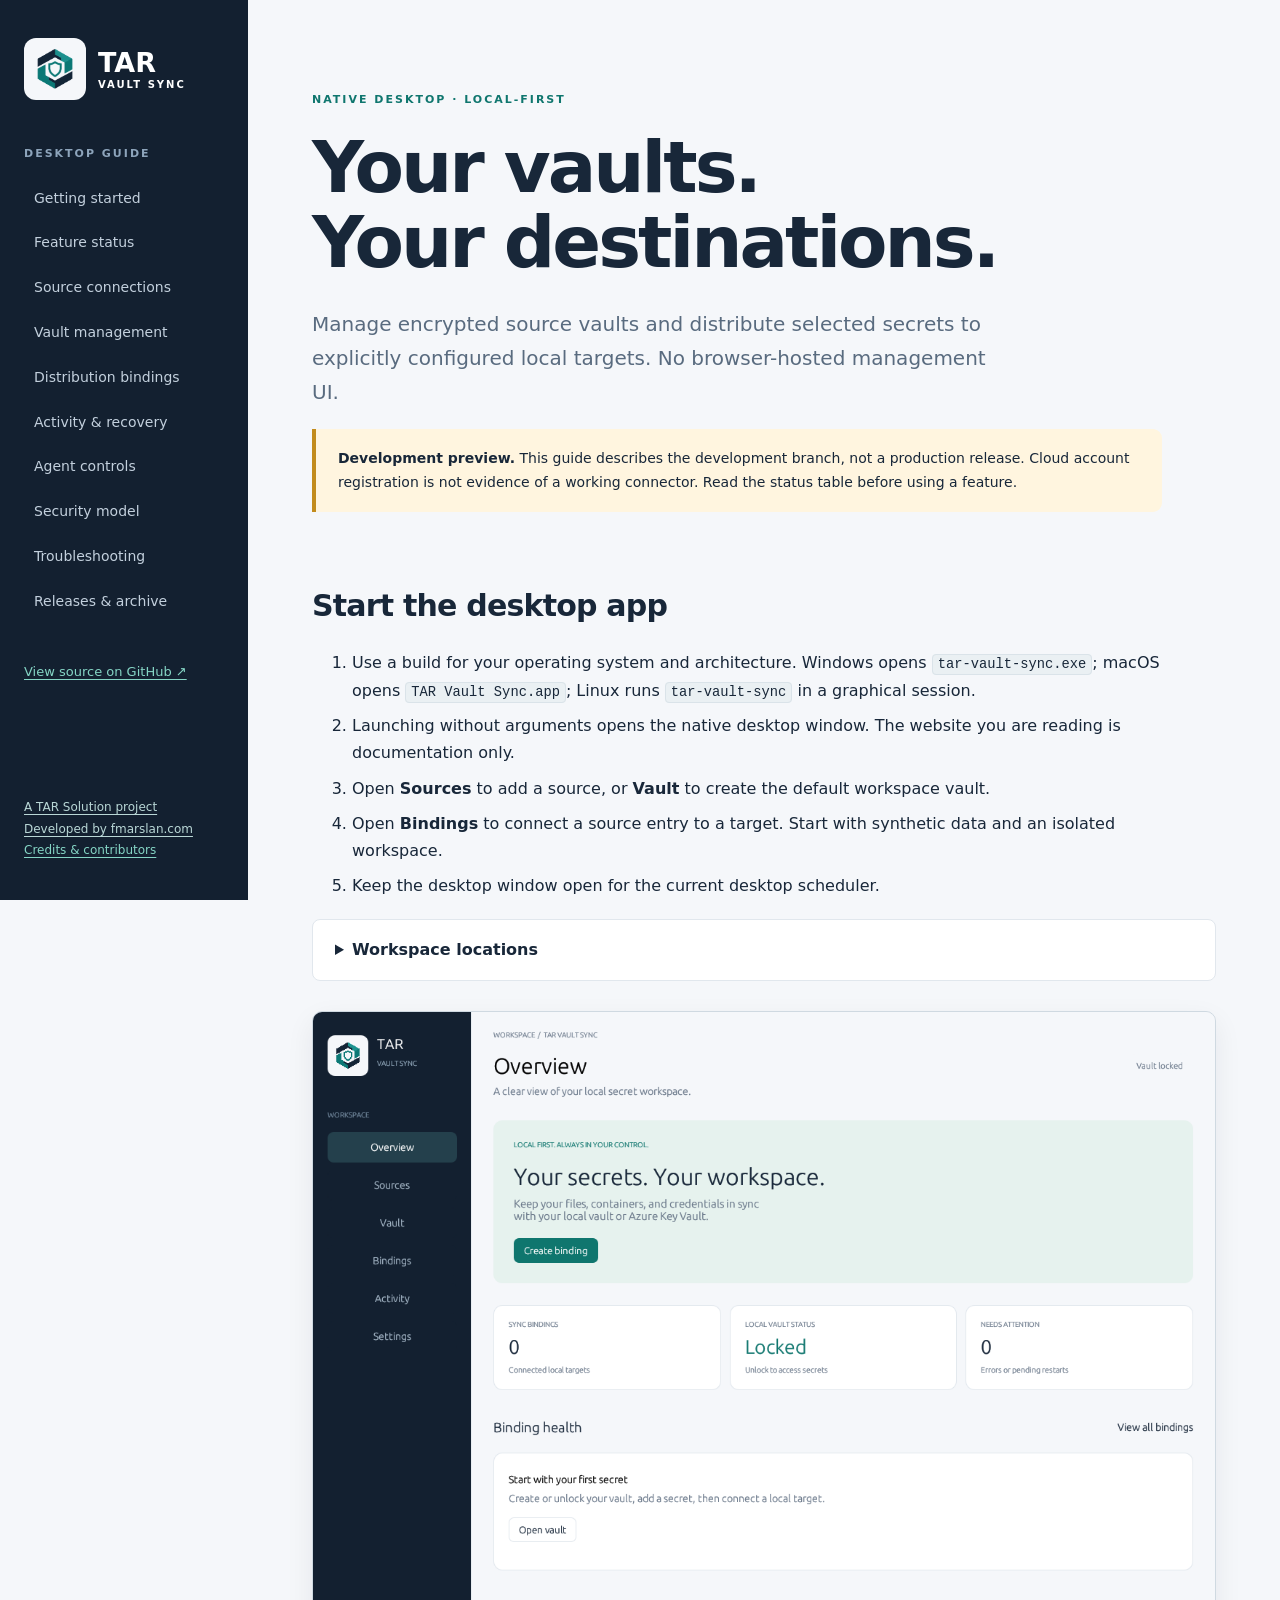
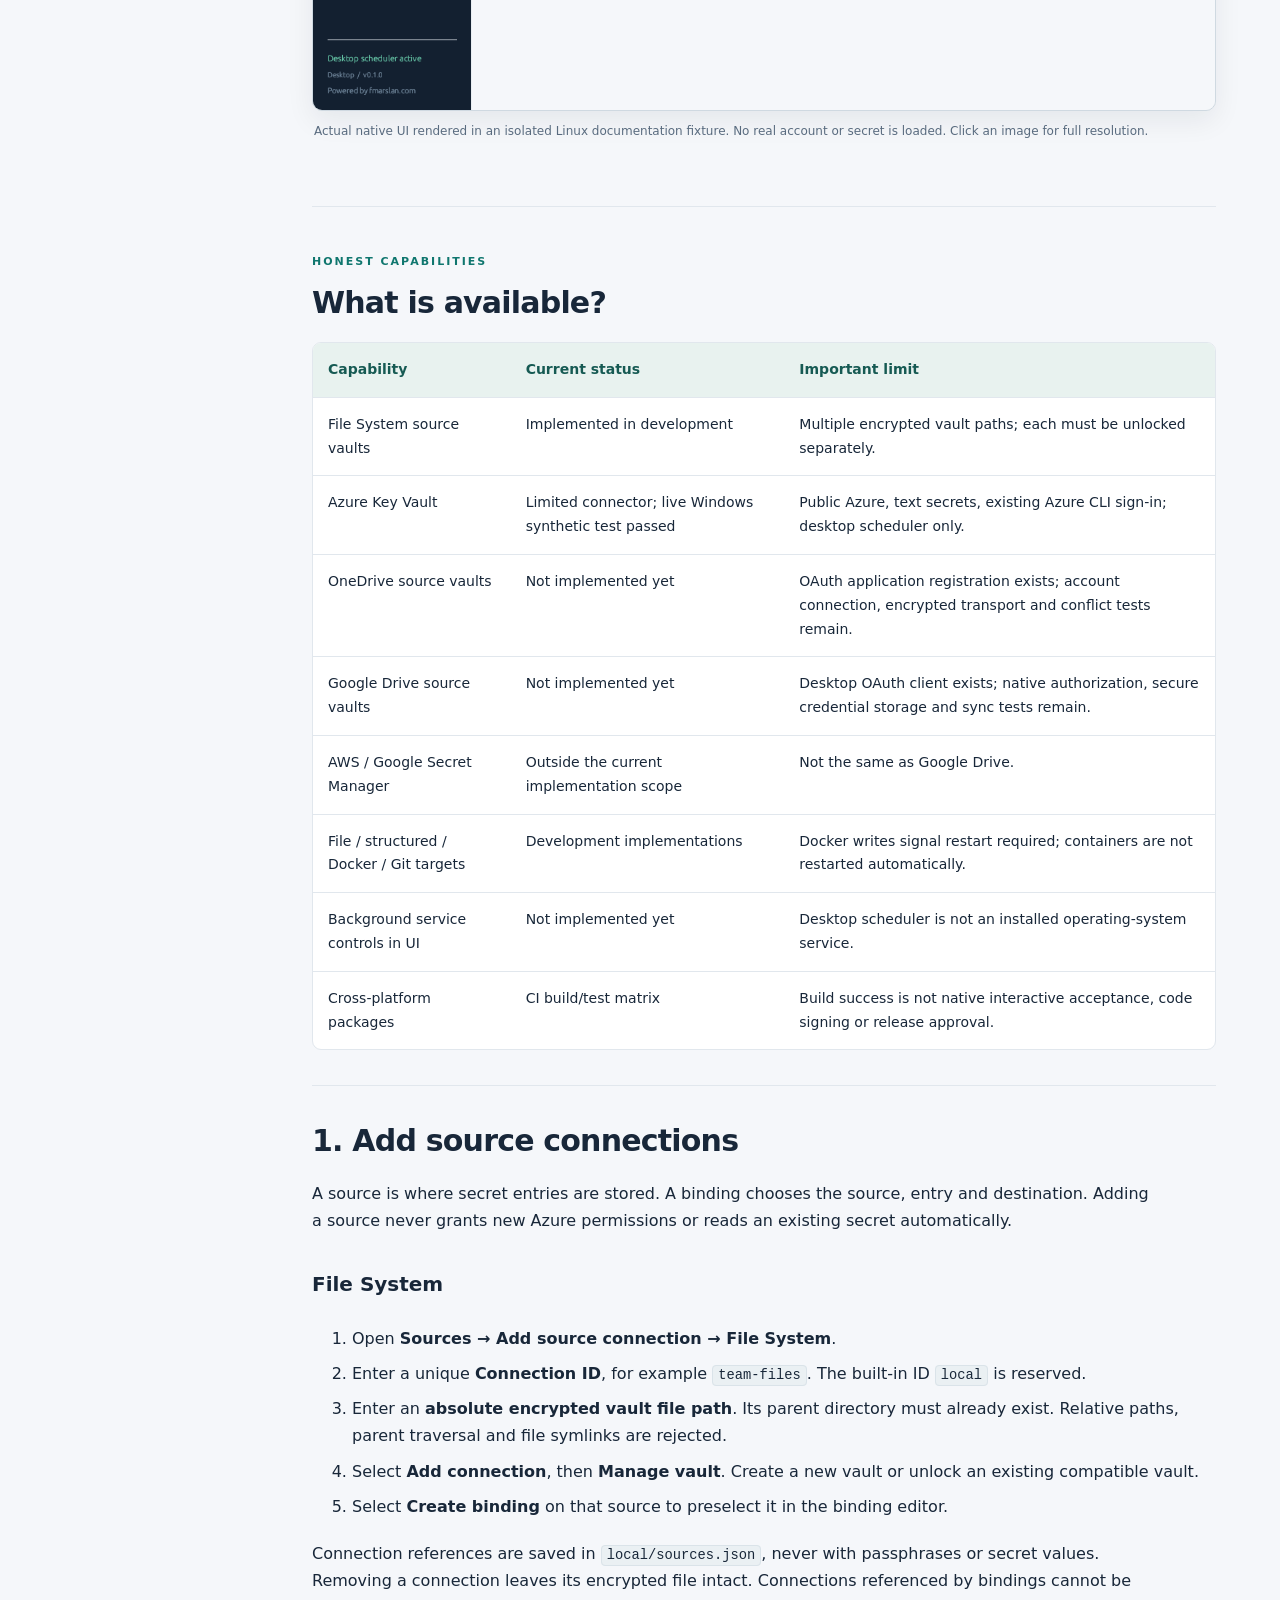
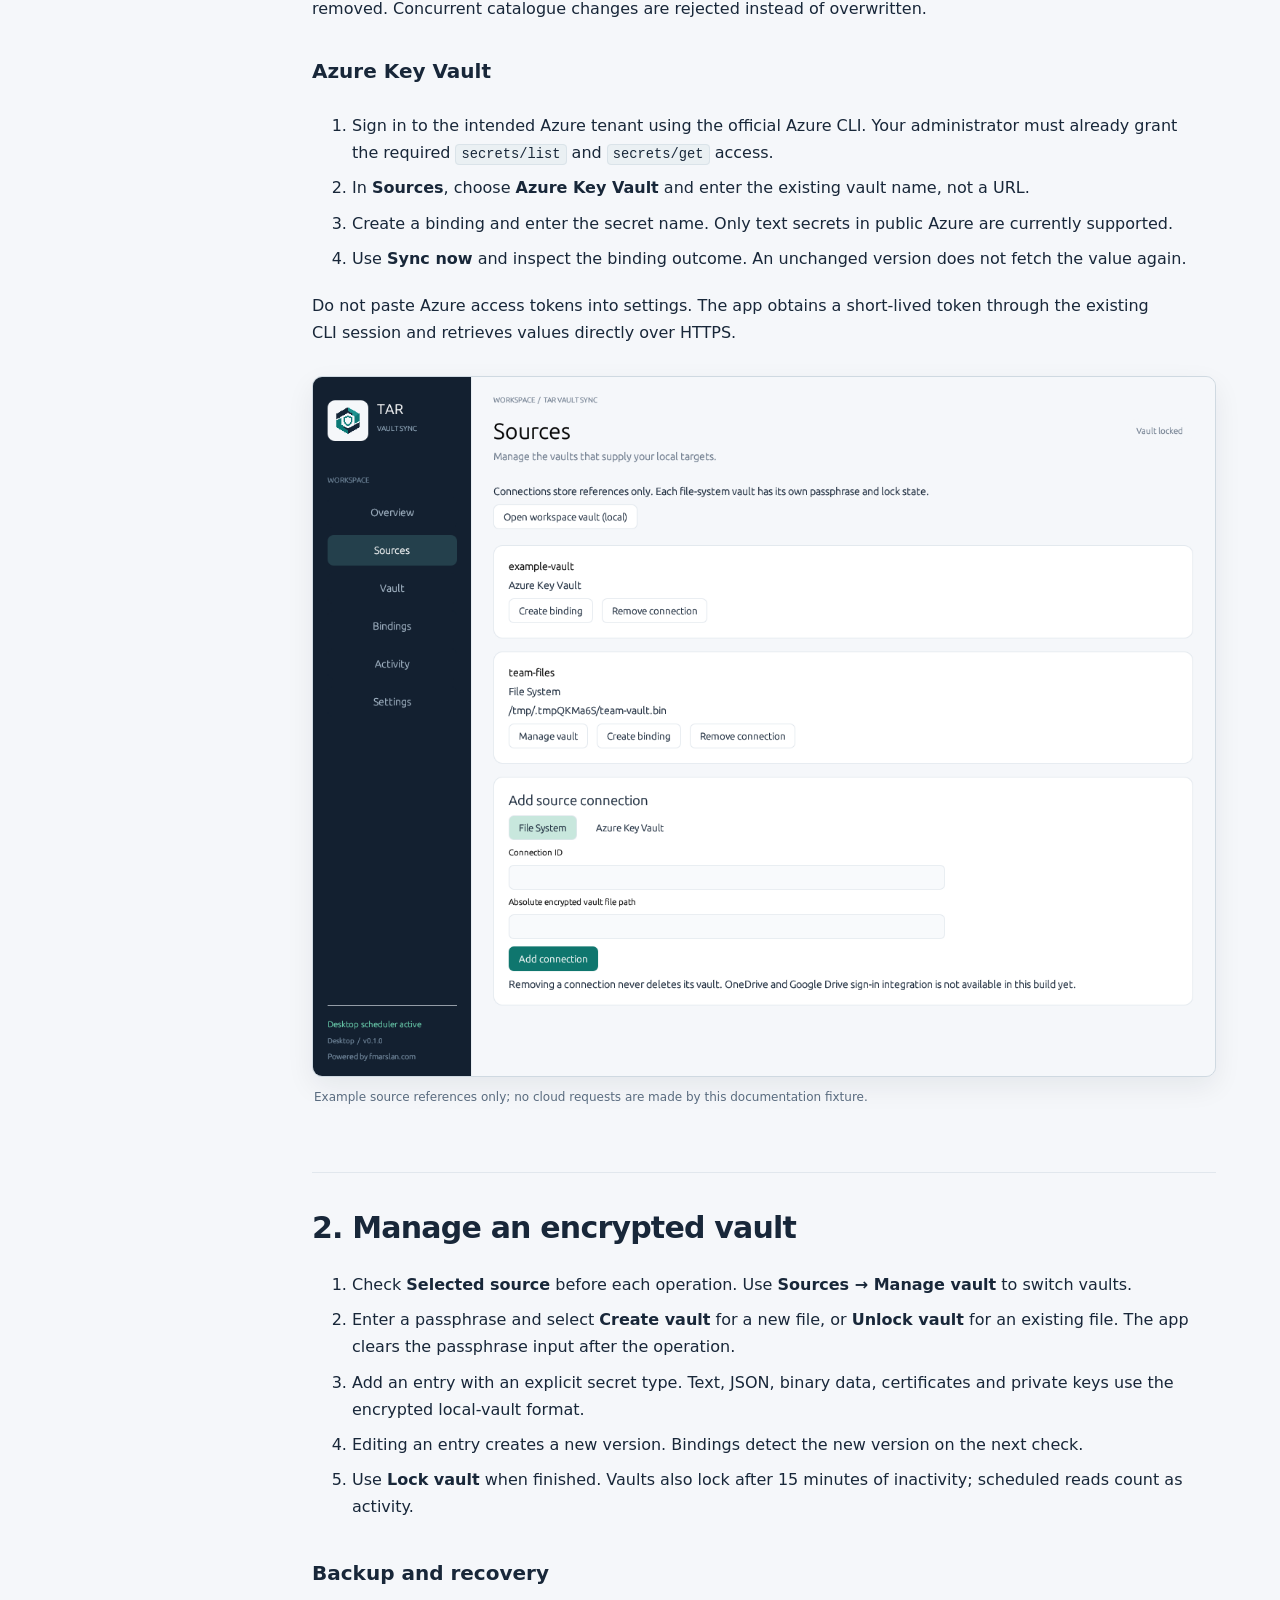
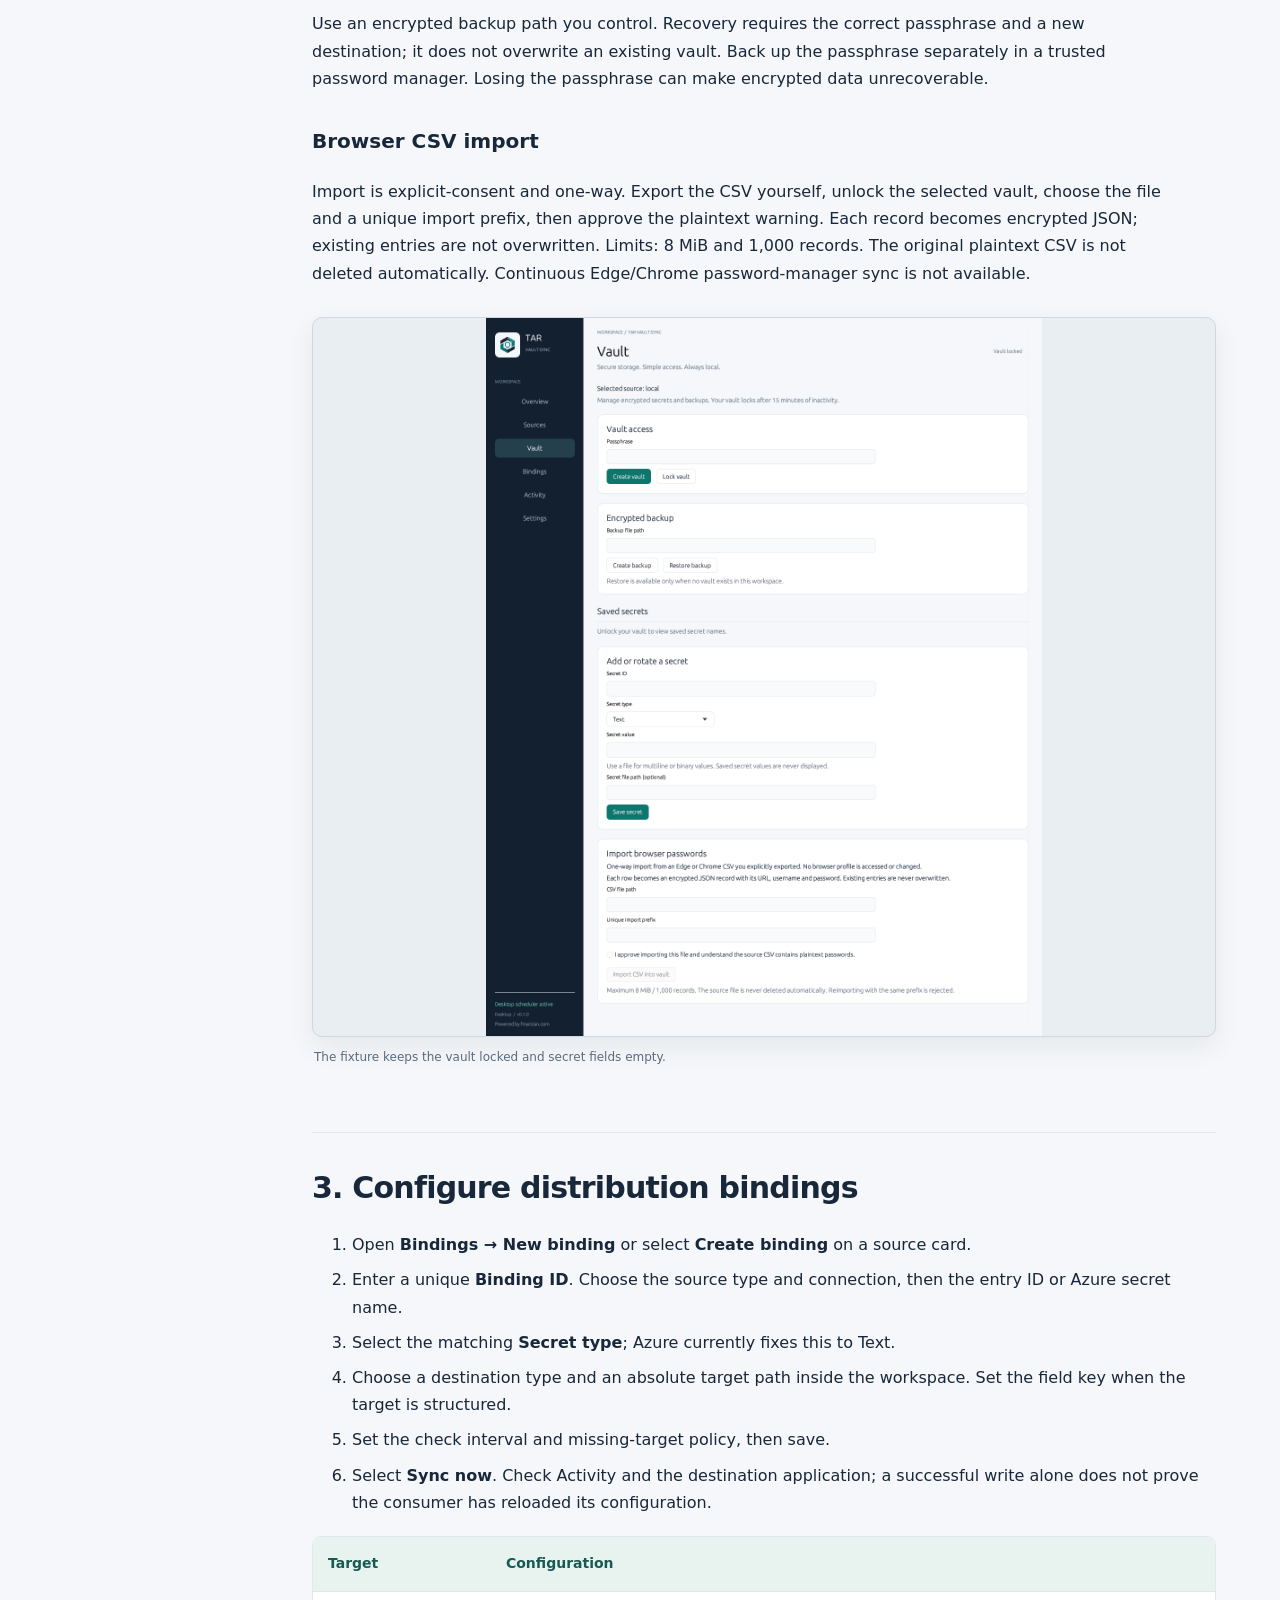
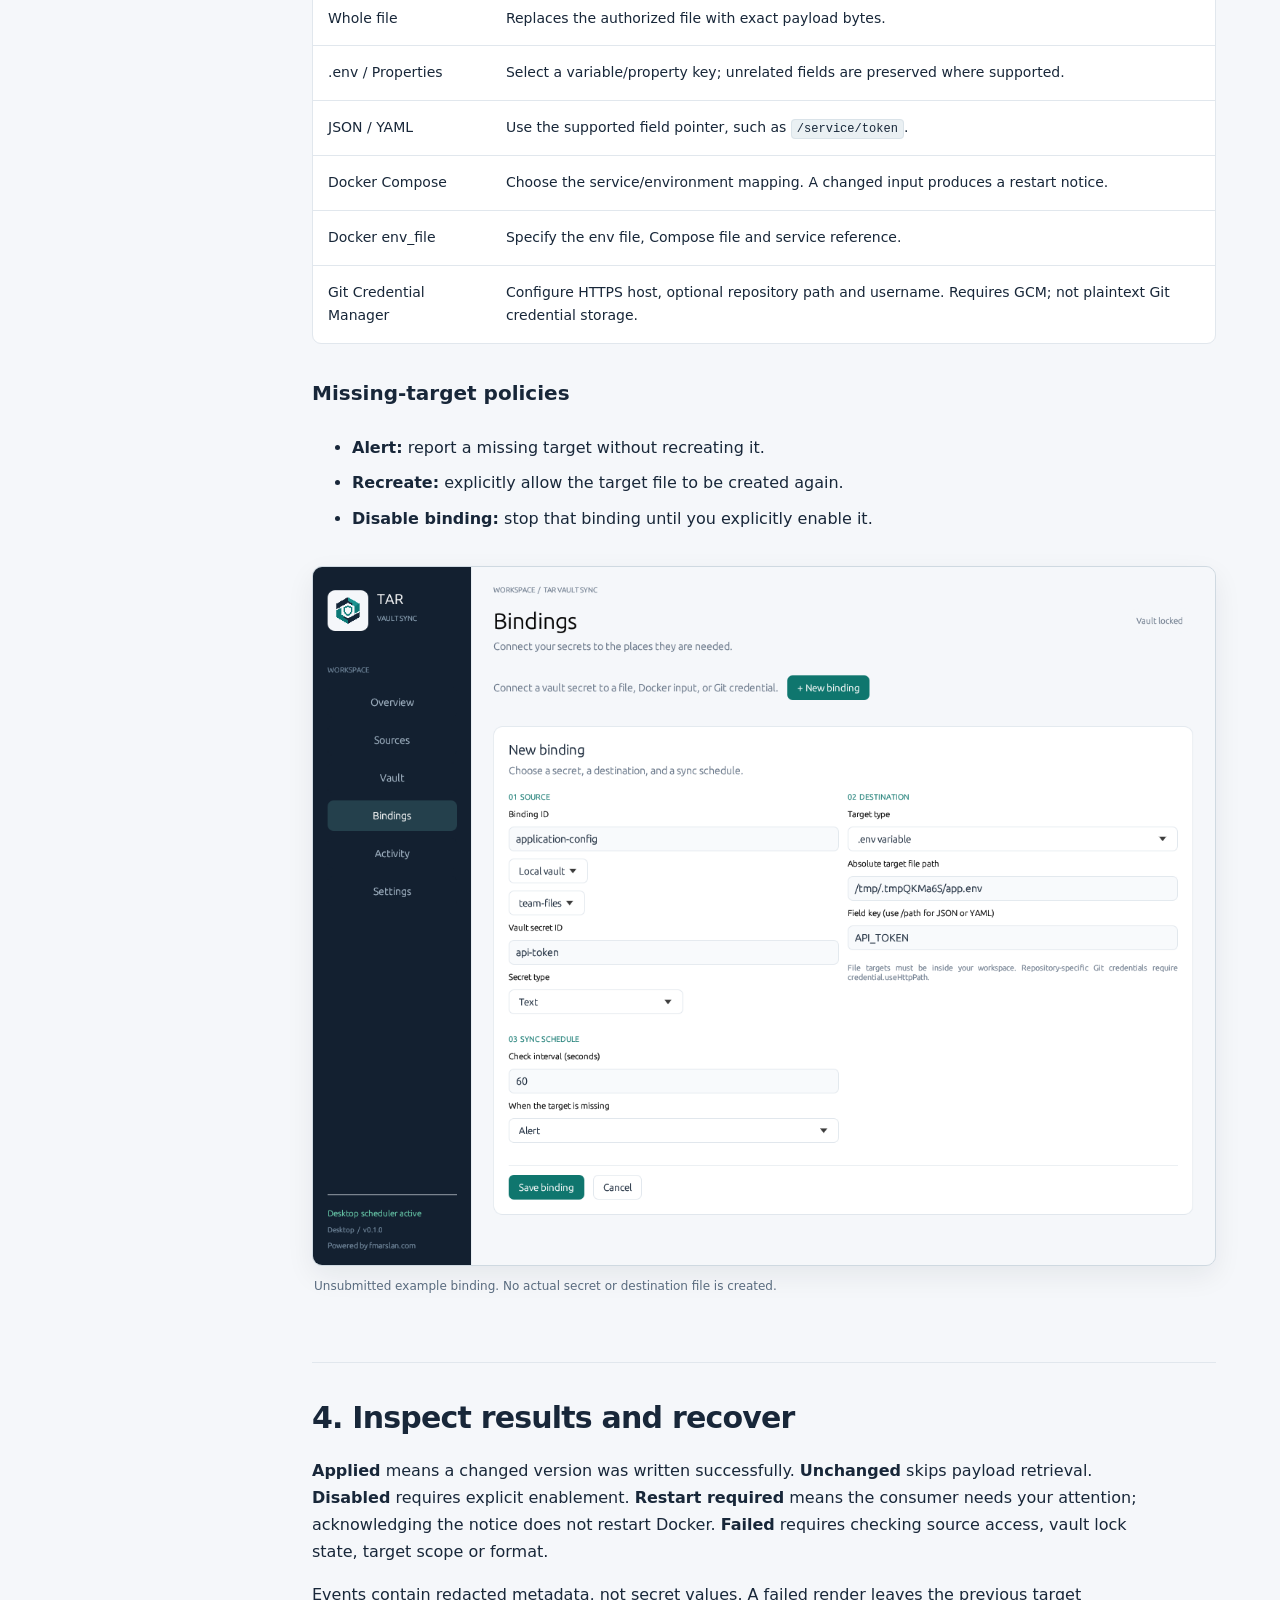
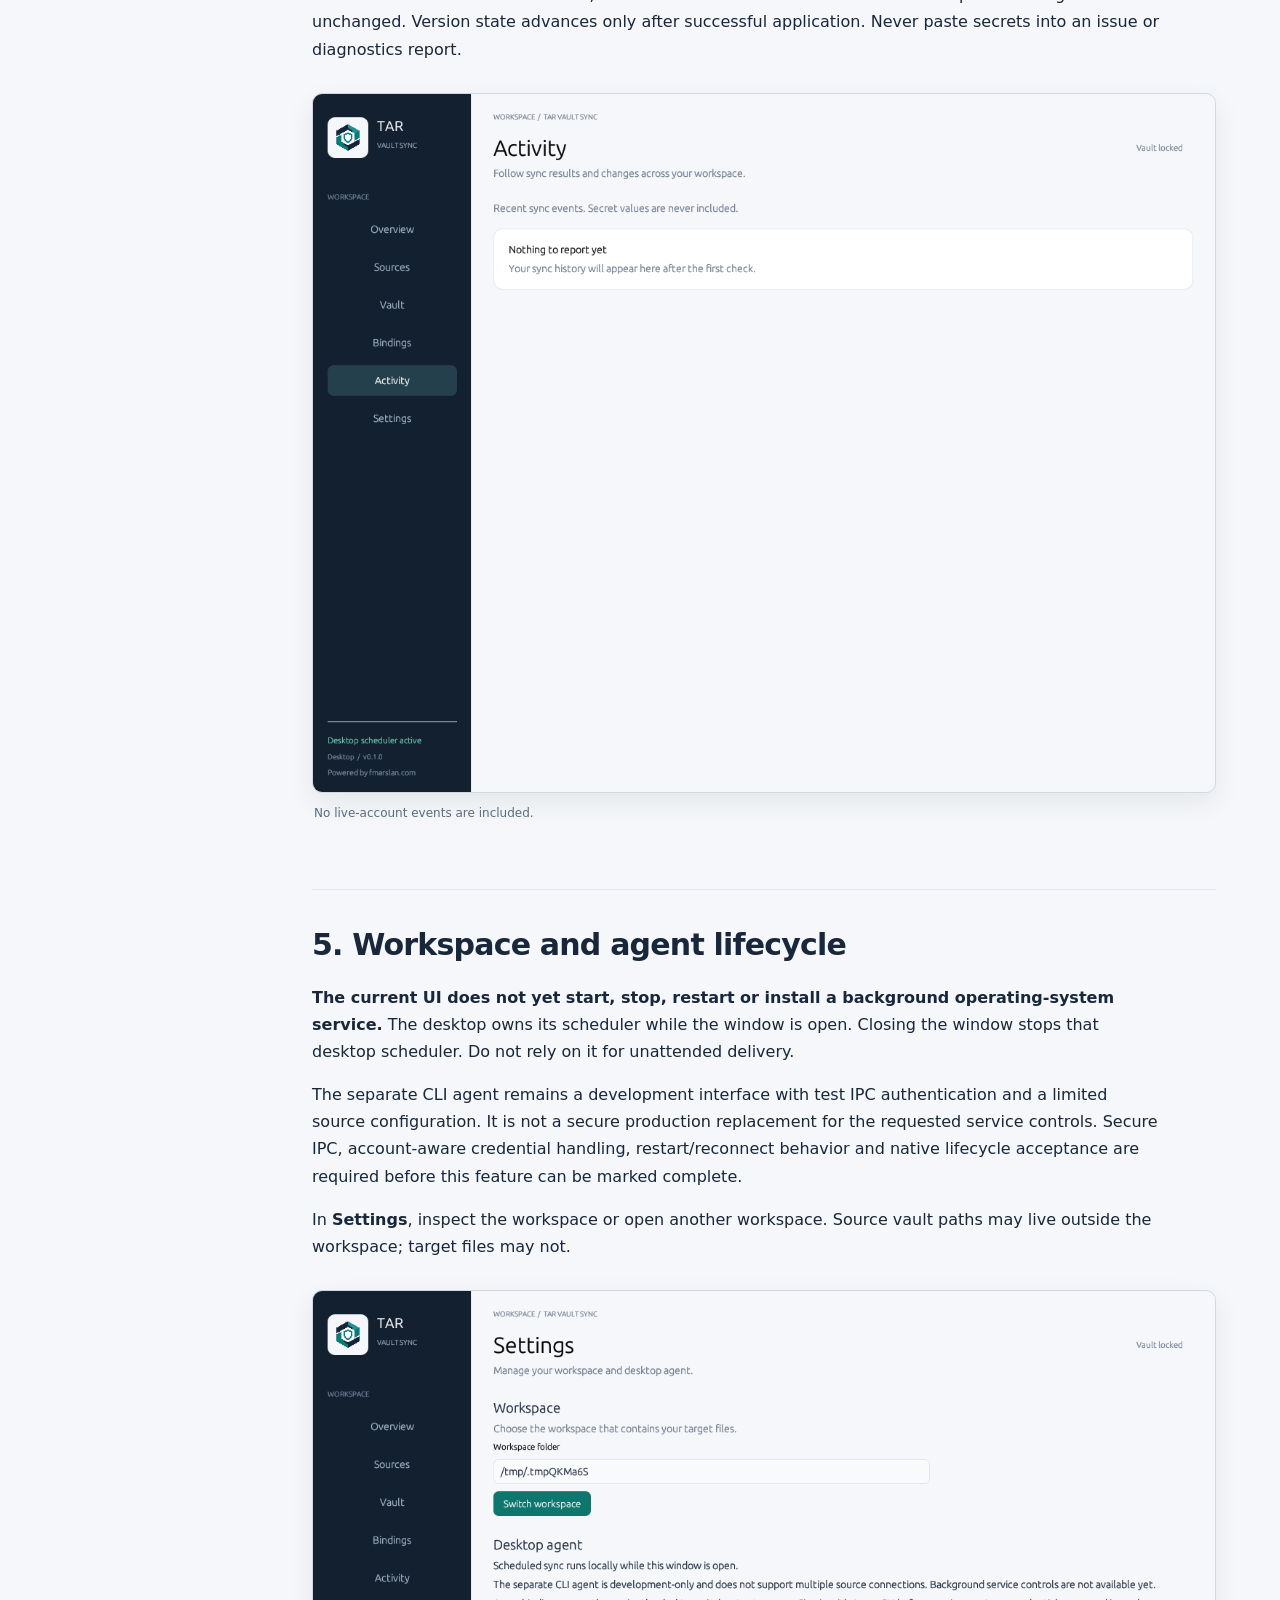
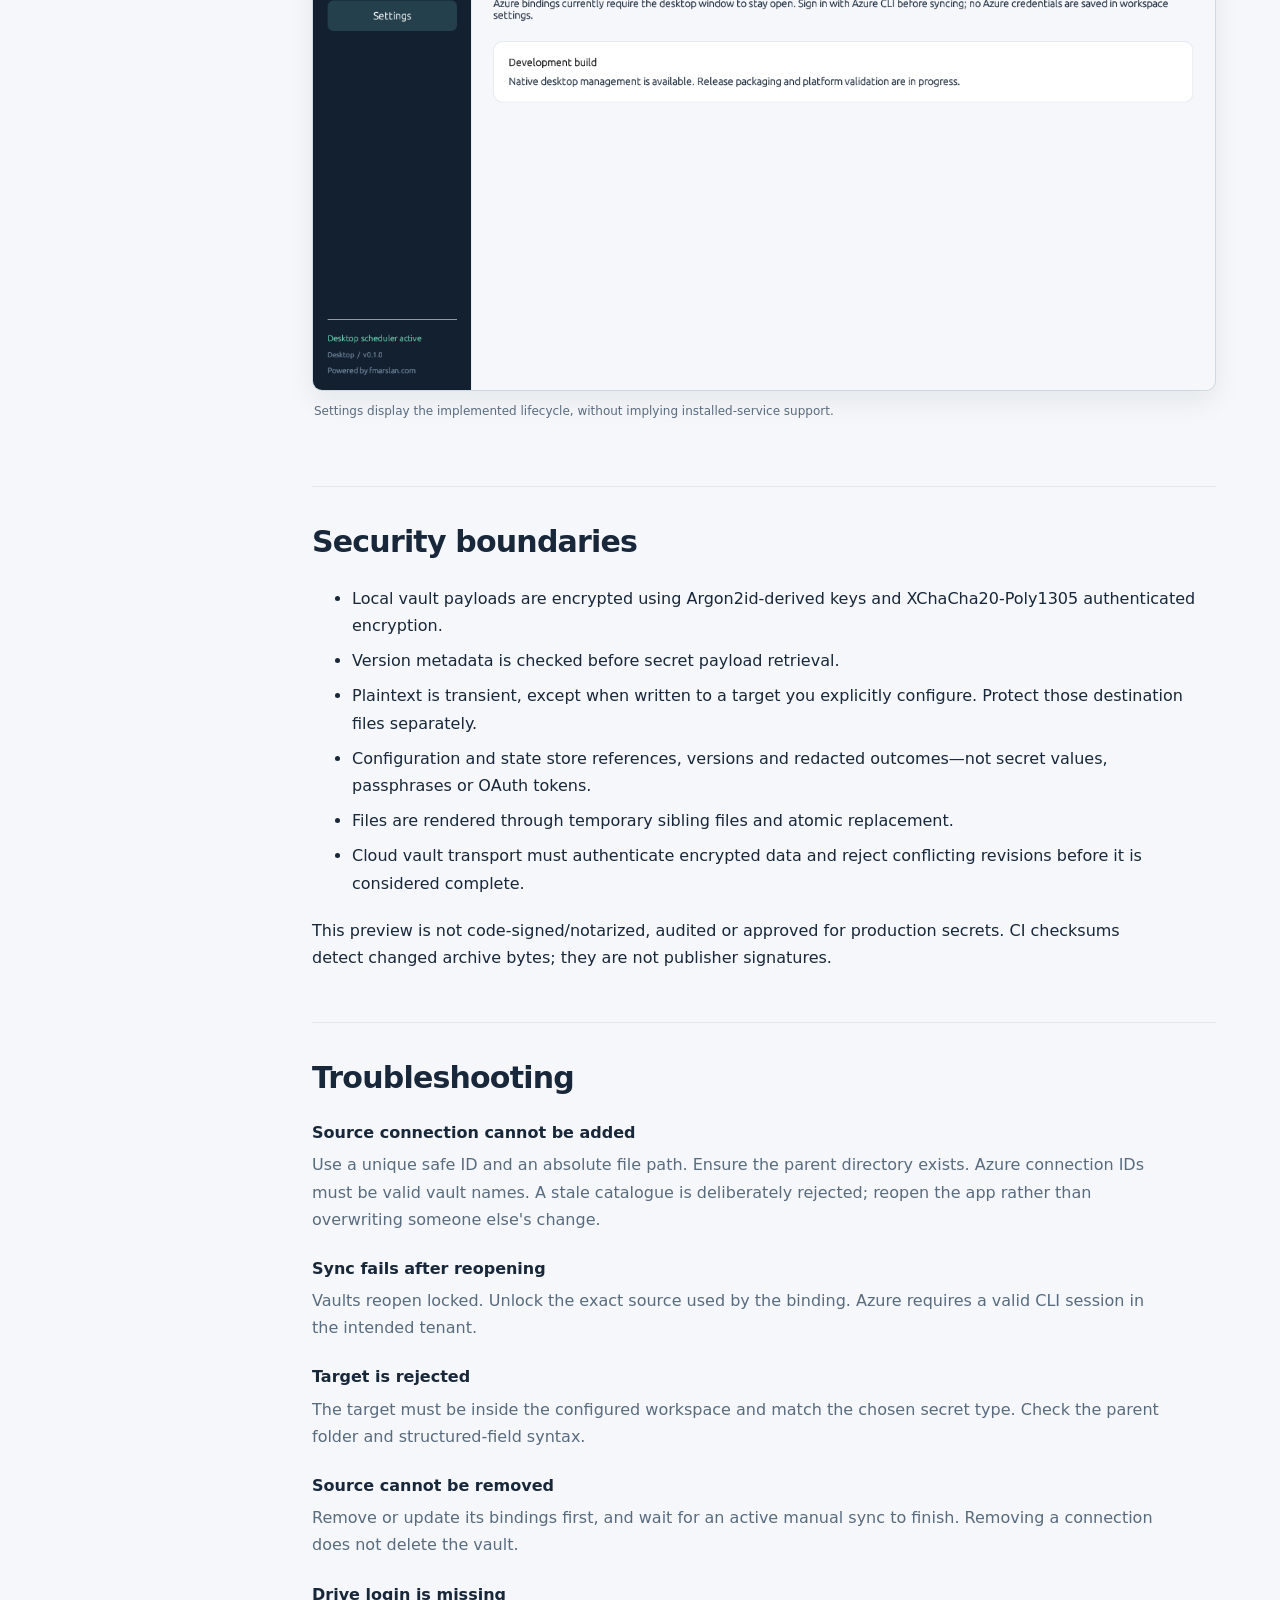
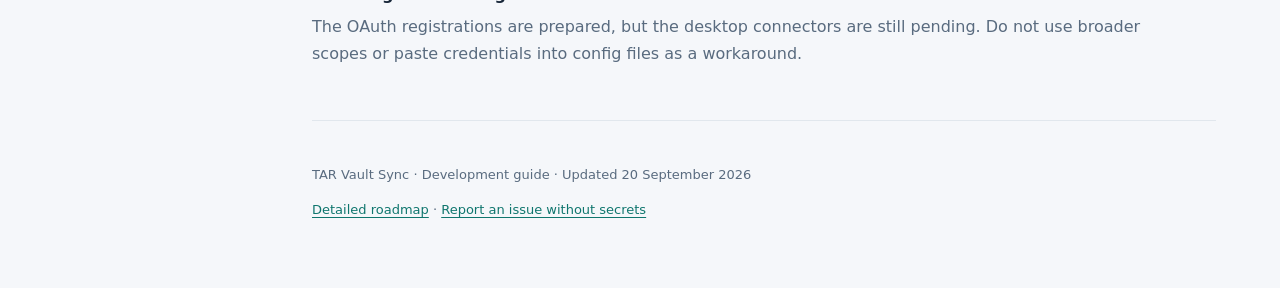
<file: docs/index.html>
<!doctype html>
<html lang="en">
<head>
  <meta charset="utf-8"><meta name="viewport" content="width=device-width, initial-scale=1">
  <meta name="description" content="TAR Vault Sync desktop guide: encrypted source vaults, local targets, sync rules, safety and verification status.">
  <title>TAR Vault Sync · Desktop guide</title>
<link rel="icon" type="image/png" href="assets/mark.png">
<script defer src="assets/analytics.js"></script>
<meta property="og:type" content="website">
<meta property="og:site_name" content="TAR Vault Sync">
<meta property="og:title" content="TAR Vault Sync">
<meta property="og:description" content="Local-first encrypted vaults and secure secret synchronization.">
<meta property="og:image" content="https://tarvault.tarsolution.com/assets/mark.png">
<meta property="og:image:alt" content="TAR Vault Sync logo">
<meta name="twitter:card" content="summary">
<meta name="twitter:title" content="TAR Vault Sync">
<meta name="twitter:description" content="Local-first encrypted vaults and secure secret synchronization.">
<meta name="twitter:image" content="https://tarvault.tarsolution.com/assets/mark.png">
<meta name="twitter:image:alt" content="TAR Vault Sync logo">
  <link rel="stylesheet" href="site.css">
</head>
<body>
<aside><a class="brand" href="#start"><img src="assets/mark.png" alt=""><span>TAR<small>VAULT SYNC</small></span></a><p class="eyebrow">DESKTOP GUIDE</p><nav aria-label="Guide sections">
<a href="#start">Getting started</a><a href="#status">Feature status</a><a href="#sources">Source connections</a><a href="#vault">Vault management</a><a href="#bindings">Distribution bindings</a><a href="#activity">Activity &amp; recovery</a><a href="#agent">Agent controls</a><a href="#security">Security model</a><a href="#troubleshooting">Troubleshooting</a><a href="releases.html">Releases &amp; archive</a></nav><a class="repo" href="https://github.com/tarsolution/tarvaultsync">View source on GitHub ↗</a><div class="credits"><a href="https://tarsolution.com/">A TAR Solution project</a><a href="https://fmarslan.com/">Developed by fmarslan.com</a><a href="credits.html">Credits &amp; contributors</a></div></aside>
<main>
<header id="start"><p class="eyebrow">NATIVE DESKTOP · LOCAL-FIRST</p><h1>Your vaults.<br>Your destinations.</h1><p class="lead">Manage encrypted source vaults and distribute selected secrets to explicitly configured local targets. No browser-hosted management UI.</p><p class="notice"><strong>Development preview.</strong> This guide describes the development branch, not a production release. Cloud account registration is not evidence of a working connector. Read the status table before using a feature.</p></header>
<section><h2>Start the desktop app</h2><ol><li>Use a build for your operating system and architecture. Windows opens <code>tar-vault-sync.exe</code>; macOS opens <code>TAR Vault Sync.app</code>; Linux runs <code>tar-vault-sync</code> in a graphical session.</li><li>Launching without arguments opens the native desktop window. The website you are reading is documentation only.</li><li>Open <strong>Sources</strong> to add a source, or <strong>Vault</strong> to create the default workspace vault.</li><li>Open <strong>Bindings</strong> to connect a source entry to a target. Start with synthetic data and an isolated workspace.</li><li>Keep the desktop window open for the current desktop scheduler.</li></ol><details><summary>Workspace locations</summary><ul><li>Windows: <code>%LOCALAPPDATA%/tar-vault-sync</code></li><li>macOS: <code>~/Library/Application Support/tar-vault-sync</code></li><li>Linux: <code>${XDG_DATA_HOME:-~/.local/share}/tar-vault-sync</code></li></ul><p>Set <code>TAR_VAULT_SYNC_DIR</code> to select an existing workspace. Target files must remain inside that workspace; file-system source vaults may be elsewhere.</p></details><figure><a href="assets/overview.png"><img src="assets/overview.png" alt="Native desktop Overview page with binding health and locked vault status" loading="lazy"></a><figcaption>Actual native UI rendered in an isolated Linux documentation fixture. No real account or secret is loaded. Click an image for full resolution.</figcaption></figure></section>
<section id="status"><p class="eyebrow">HONEST CAPABILITIES</p><h2>What is available?</h2><div class="table-wrap"><table><thead><tr><th>Capability</th><th>Current status</th><th>Important limit</th></tr></thead><tbody>
<tr><td>File System source vaults</td><td>Implemented in development</td><td>Multiple encrypted vault paths; each must be unlocked separately.</td></tr><tr><td>Azure Key Vault</td><td>Limited connector; live Windows synthetic test passed</td><td>Public Azure, text secrets, existing Azure CLI sign-in; desktop scheduler only.</td></tr><tr><td>OneDrive source vaults</td><td>Not implemented yet</td><td>OAuth application registration exists; account connection, encrypted transport and conflict tests remain.</td></tr><tr><td>Google Drive source vaults</td><td>Not implemented yet</td><td>Desktop OAuth client exists; native authorization, secure credential storage and sync tests remain.</td></tr><tr><td>AWS / Google Secret Manager</td><td>Outside the current implementation scope</td><td>Not the same as Google Drive.</td></tr><tr><td>File / structured / Docker / Git targets</td><td>Development implementations</td><td>Docker writes signal restart required; containers are not restarted automatically.</td></tr><tr><td>Background service controls in UI</td><td>Not implemented yet</td><td>Desktop scheduler is not an installed operating-system service.</td></tr><tr><td>Cross-platform packages</td><td>CI build/test matrix</td><td>Build success is not native interactive acceptance, code signing or release approval.</td></tr></tbody></table></div></section>
<section id="sources"><h2>1. Add source connections</h2><p>A source is where secret entries are stored. A binding chooses the source, entry and destination. Adding a source never grants new Azure permissions or reads an existing secret automatically.</p><h3>File System</h3><ol><li>Open <strong>Sources → Add source connection → File System</strong>.</li><li>Enter a unique <strong>Connection ID</strong>, for example <code>team-files</code>. The built-in ID <code>local</code> is reserved.</li><li>Enter an <strong>absolute encrypted vault file path</strong>. Its parent directory must already exist. Relative paths, parent traversal and file symlinks are rejected.</li><li>Select <strong>Add connection</strong>, then <strong>Manage vault</strong>. Create a new vault or unlock an existing compatible vault.</li><li>Select <strong>Create binding</strong> on that source to preselect it in the binding editor.</li></ol><p>Connection references are saved in <code>local/sources.json</code>, never with passphrases or secret values. Removing a connection leaves its encrypted file intact. Connections referenced by bindings cannot be removed. Concurrent catalogue changes are rejected instead of overwritten.</p><h3>Azure Key Vault</h3><ol><li>Sign in to the intended Azure tenant using the official Azure CLI. Your administrator must already grant the required <code>secrets/list</code> and <code>secrets/get</code> access.</li><li>In <strong>Sources</strong>, choose <strong>Azure Key Vault</strong> and enter the existing vault name, not a URL.</li><li>Create a binding and enter the secret name. Only text secrets in public Azure are currently supported.</li><li>Use <strong>Sync now</strong> and inspect the binding outcome. An unchanged version does not fetch the value again.</li></ol><p>Do not paste Azure access tokens into settings. The app obtains a short-lived token through the existing CLI session and retrieves values directly over HTTPS.</p><figure><a href="assets/sources.png"><img src="assets/sources.png" alt="Sources page showing file-system and Azure connection cards" loading="lazy"></a><figcaption>Example source references only; no cloud requests are made by this documentation fixture.</figcaption></figure></section>
<section id="vault"><h2>2. Manage an encrypted vault</h2><ol><li>Check <strong>Selected source</strong> before each operation. Use <strong>Sources → Manage vault</strong> to switch vaults.</li><li>Enter a passphrase and select <strong>Create vault</strong> for a new file, or <strong>Unlock vault</strong> for an existing file. The app clears the passphrase input after the operation.</li><li>Add an entry with an explicit secret type. Text, JSON, binary data, certificates and private keys use the encrypted local-vault format.</li><li>Editing an entry creates a new version. Bindings detect the new version on the next check.</li><li>Use <strong>Lock vault</strong> when finished. Vaults also lock after 15 minutes of inactivity; scheduled reads count as activity.</li></ol><h3>Backup and recovery</h3><p>Use an encrypted backup path you control. Recovery requires the correct passphrase and a new destination; it does not overwrite an existing vault. Back up the passphrase separately in a trusted password manager. Losing the passphrase can make encrypted data unrecoverable.</p><h3>Browser CSV import</h3><p>Import is explicit-consent and one-way. Export the CSV yourself, unlock the selected vault, choose the file and a unique import prefix, then approve the plaintext warning. Each record becomes encrypted JSON; existing entries are not overwritten. Limits: 8 MiB and 1,000 records. The original plaintext CSV is not deleted automatically. Continuous Edge/Chrome password-manager sync is not available.</p><figure><a href="assets/vault.png"><img src="assets/vault.png" alt="Vault access, entry editor, backup and explicit-consent CSV import controls with empty secret fields" loading="lazy"></a><figcaption>The fixture keeps the vault locked and secret fields empty.</figcaption></figure></section>
<section id="bindings"><h2>3. Configure distribution bindings</h2><ol><li>Open <strong>Bindings → New binding</strong> or select <strong>Create binding</strong> on a source card.</li><li>Enter a unique <strong>Binding ID</strong>. Choose the source type and connection, then the entry ID or Azure secret name.</li><li>Select the matching <strong>Secret type</strong>; Azure currently fixes this to Text.</li><li>Choose a destination type and an absolute target path inside the workspace. Set the field key when the target is structured.</li><li>Set the check interval and missing-target policy, then save.</li><li>Select <strong>Sync now</strong>. Check Activity and the destination application; a successful write alone does not prove the consumer has reloaded its configuration.</li></ol><div class="table-wrap"><table><thead><tr><th>Target</th><th>Configuration</th></tr></thead><tbody><tr><td>Whole file</td><td>Replaces the authorized file with exact payload bytes.</td></tr><tr><td>.env / Properties</td><td>Select a variable/property key; unrelated fields are preserved where supported.</td></tr><tr><td>JSON / YAML</td><td>Use the supported field pointer, such as <code>/service/token</code>.</td></tr><tr><td>Docker Compose</td><td>Choose the service/environment mapping. A changed input produces a restart notice.</td></tr><tr><td>Docker env_file</td><td>Specify the env file, Compose file and service reference.</td></tr><tr><td>Git Credential Manager</td><td>Configure HTTPS host, optional repository path and username. Requires GCM; not plaintext Git credential storage.</td></tr></tbody></table></div><h3>Missing-target policies</h3><ul><li><strong>Alert:</strong> report a missing target without recreating it.</li><li><strong>Recreate:</strong> explicitly allow the target file to be created again.</li><li><strong>Disable binding:</strong> stop that binding until you explicitly enable it.</li></ul><figure><a href="assets/bindings.png"><img src="assets/bindings.png" alt="Binding editor with source, destination and schedule panels" loading="lazy"></a><figcaption>Unsubmitted example binding. No actual secret or destination file is created.</figcaption></figure></section>
<section id="activity"><h2>4. Inspect results and recover</h2><p><strong>Applied</strong> means a changed version was written successfully. <strong>Unchanged</strong> skips payload retrieval. <strong>Disabled</strong> requires explicit enablement. <strong>Restart required</strong> means the consumer needs your attention; acknowledging the notice does not restart Docker. <strong>Failed</strong> requires checking source access, vault lock state, target scope or format.</p><p>Events contain redacted metadata, not secret values. A failed render leaves the previous target unchanged. Version state advances only after successful application. Never paste secrets into an issue or diagnostics report.</p><figure><a href="assets/activity.png"><img src="assets/activity.png" alt="Activity page in an empty synthetic workspace" loading="lazy"></a><figcaption>No live-account events are included.</figcaption></figure></section>
<section id="agent"><h2>5. Workspace and agent lifecycle</h2><p><strong>The current UI does not yet start, stop, restart or install a background operating-system service.</strong> The desktop owns its scheduler while the window is open. Closing the window stops that desktop scheduler. Do not rely on it for unattended delivery.</p><p>The separate CLI agent remains a development interface with test IPC authentication and a limited source configuration. It is not a secure production replacement for the requested service controls. Secure IPC, account-aware credential handling, restart/reconnect behavior and native lifecycle acceptance are required before this feature can be marked complete.</p><p>In <strong>Settings</strong>, inspect the workspace or open another workspace. Source vault paths may live outside the workspace; target files may not.</p><figure><a href="assets/settings.png"><img src="assets/settings.png" alt="Workspace settings and current desktop-agent limitations" loading="lazy"></a><figcaption>Settings display the implemented lifecycle, without implying installed-service support.</figcaption></figure></section>
<section id="security"><h2>Security boundaries</h2><ul><li>Local vault payloads are encrypted using Argon2id-derived keys and XChaCha20-Poly1305 authenticated encryption.</li><li>Version metadata is checked before secret payload retrieval.</li><li>Plaintext is transient, except when written to a target you explicitly configure. Protect those destination files separately.</li><li>Configuration and state store references, versions and redacted outcomes—not secret values, passphrases or OAuth tokens.</li><li>Files are rendered through temporary sibling files and atomic replacement.</li><li>Cloud vault transport must authenticate encrypted data and reject conflicting revisions before it is considered complete.</li></ul><p>This preview is not code-signed/notarized, audited or approved for production secrets. CI checksums detect changed archive bytes; they are not publisher signatures.</p></section>
<section id="troubleshooting"><h2>Troubleshooting</h2><dl><dt>Source connection cannot be added</dt><dd>Use a unique safe ID and an absolute file path. Ensure the parent directory exists. Azure connection IDs must be valid vault names. A stale catalogue is deliberately rejected; reopen the app rather than overwriting someone else's change.</dd><dt>Sync fails after reopening</dt><dd>Vaults reopen locked. Unlock the exact source used by the binding. Azure requires a valid CLI session in the intended tenant.</dd><dt>Target is rejected</dt><dd>The target must be inside the configured workspace and match the chosen secret type. Check the parent folder and structured-field syntax.</dd><dt>Source cannot be removed</dt><dd>Remove or update its bindings first, and wait for an active manual sync to finish. Removing a connection does not delete the vault.</dd><dt>Drive login is missing</dt><dd>The OAuth registrations are prepared, but the desktop connectors are still pending. Do not use broader scopes or paste credentials into config files as a workaround.</dd></dl></section>
<footer><p>TAR Vault Sync · Development guide · Updated 20 September 2026</p><p><a href="https://github.com/tarsolution/tarvaultsync/blob/codex/desktop-release-matrix/docs/roadmap.md">Detailed roadmap</a> · <a href="https://github.com/tarsolution/tarvaultsync/issues">Report an issue without secrets</a></p></footer>
</main></body></html>
</file>
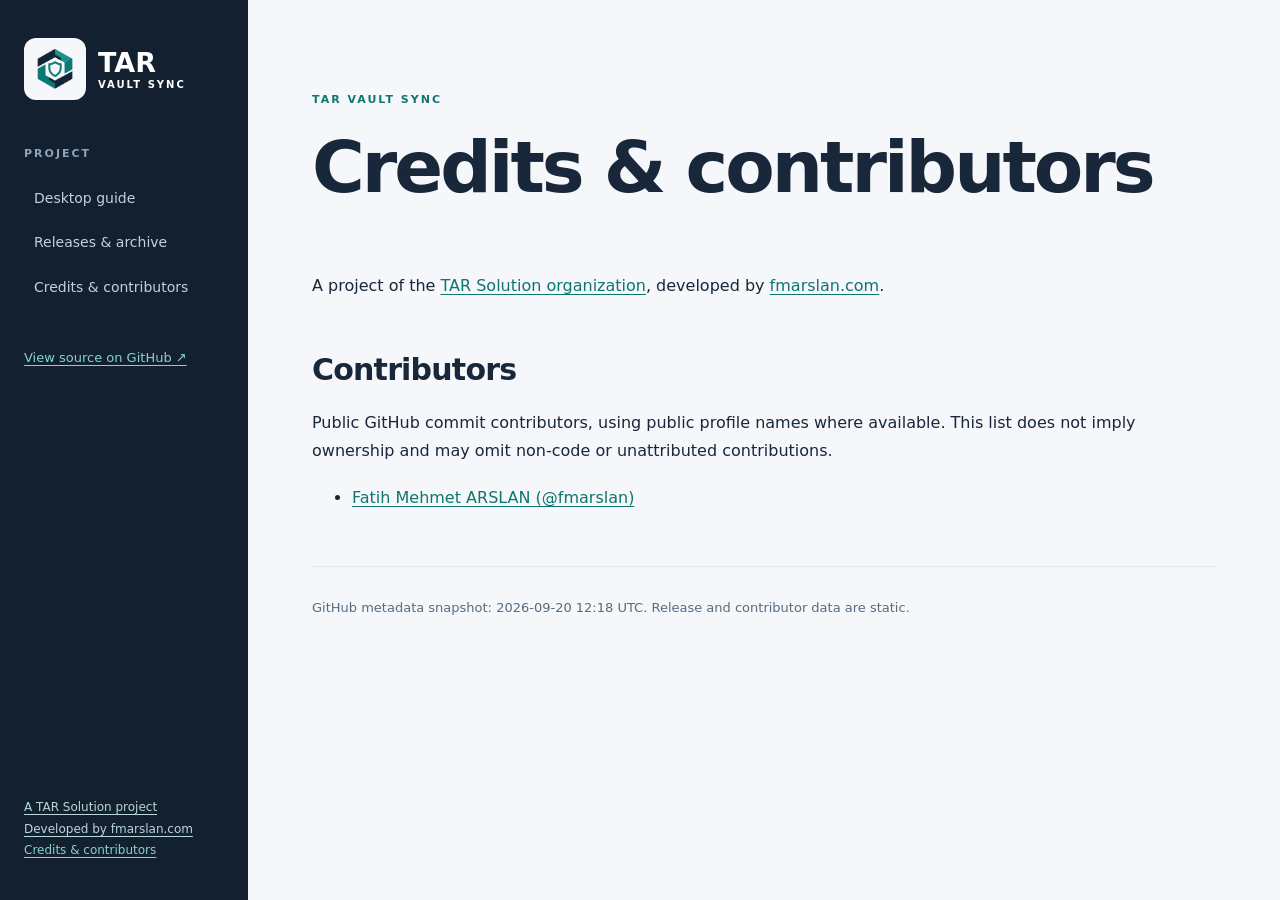
<file: docs/credits.html>
<!doctype html>
<html lang="en"><head><meta charset="utf-8"><meta name="viewport" content="width=device-width, initial-scale=1"><title>TAR Vault Sync · Credits &amp; contributors</title><link rel="stylesheet" href="site.css">
<link rel="icon" type="image/png" href="assets/mark.png">
<script defer src="assets/analytics.js"></script>
<meta property="og:type" content="website">
<meta property="og:site_name" content="TAR Vault Sync">
<meta property="og:title" content="TAR Vault Sync">
<meta property="og:description" content="Local-first encrypted vaults and secure secret synchronization.">
<meta property="og:image" content="https://tarvault.tarsolution.com/assets/mark.png">
<meta property="og:image:alt" content="TAR Vault Sync logo">
<meta name="twitter:card" content="summary">
<meta name="twitter:title" content="TAR Vault Sync">
<meta name="twitter:description" content="Local-first encrypted vaults and secure secret synchronization.">
<meta name="twitter:image" content="https://tarvault.tarsolution.com/assets/mark.png">
<meta name="twitter:image:alt" content="TAR Vault Sync logo">
</head>
<body><aside><a class="brand" href="index.html"><img src="assets/mark.png" alt=""><span>TAR<small>VAULT SYNC</small></span></a><p class="eyebrow">PROJECT</p><nav aria-label="Documentation"><a href="index.html">Desktop guide</a><a href="releases.html">Releases &amp; archive</a><a href="credits.html">Credits &amp; contributors</a></nav><a class="repo" href="https://github.com/tarsolution/tarvaultsync">View source on GitHub ↗</a><div class="credits"><a href="https://tarsolution.com/">A TAR Solution project</a><a href="https://fmarslan.com/">Developed by fmarslan.com</a><a href="credits.html">Credits &amp; contributors</a></div></aside>
<main><header><p class="eyebrow">TAR VAULT SYNC</p><h1>Credits &amp; contributors</h1></header><p>A project of the <a href="https://github.com/tarsolution">TAR Solution organization</a>, developed by <a href="https://fmarslan.com/">fmarslan.com</a>.</p><section><h2>Contributors</h2><p>Public GitHub commit contributors, using public profile names where available. This list does not imply ownership and may omit non-code or unattributed contributions.</p><ul><li><a href="https://github.com/fmarslan">Fatih Mehmet ARSLAN (@fmarslan)</a></li></ul></section><footer>GitHub metadata snapshot: 2026-09-20 12:18 UTC. Release and contributor data are static.</footer></main></body></html>
</file>
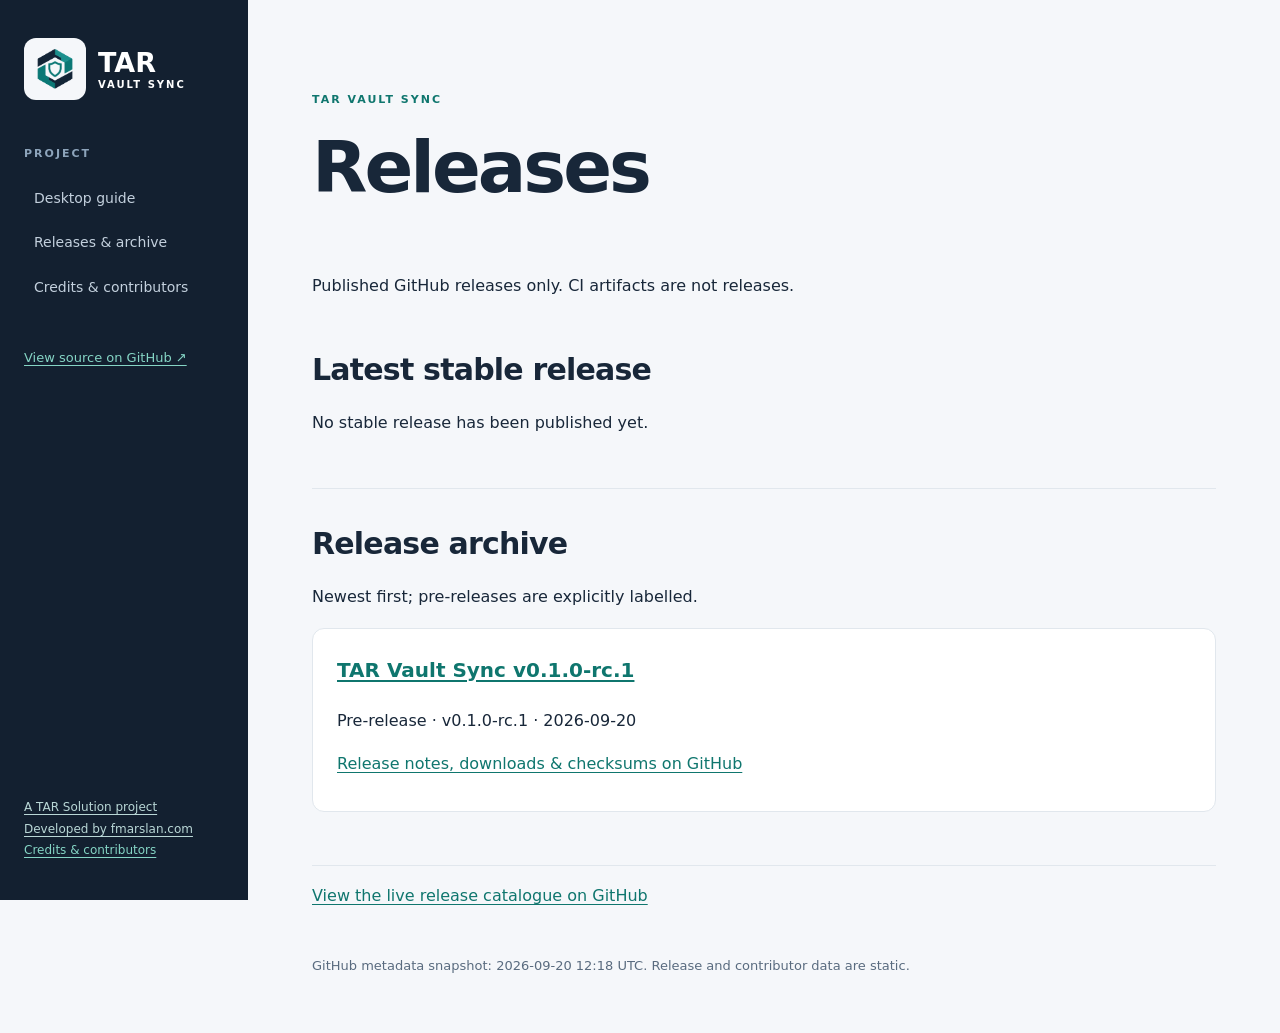
<file: docs/releases.html>
<!doctype html>
<html lang="en"><head><meta charset="utf-8"><meta name="viewport" content="width=device-width, initial-scale=1"><title>TAR Vault Sync · Releases</title><link rel="stylesheet" href="site.css">
<link rel="icon" type="image/png" href="assets/mark.png">
<script defer src="assets/analytics.js"></script>
<meta property="og:type" content="website">
<meta property="og:site_name" content="TAR Vault Sync">
<meta property="og:title" content="TAR Vault Sync">
<meta property="og:description" content="Local-first encrypted vaults and secure secret synchronization.">
<meta property="og:image" content="https://tarvault.tarsolution.com/assets/mark.png">
<meta property="og:image:alt" content="TAR Vault Sync logo">
<meta name="twitter:card" content="summary">
<meta name="twitter:title" content="TAR Vault Sync">
<meta name="twitter:description" content="Local-first encrypted vaults and secure secret synchronization.">
<meta name="twitter:image" content="https://tarvault.tarsolution.com/assets/mark.png">
<meta name="twitter:image:alt" content="TAR Vault Sync logo">
</head>
<body><aside><a class="brand" href="index.html"><img src="assets/mark.png" alt=""><span>TAR<small>VAULT SYNC</small></span></a><p class="eyebrow">PROJECT</p><nav aria-label="Documentation"><a href="index.html">Desktop guide</a><a href="releases.html">Releases &amp; archive</a><a href="credits.html">Credits &amp; contributors</a></nav><a class="repo" href="https://github.com/tarsolution/tarvaultsync">View source on GitHub ↗</a><div class="credits"><a href="https://tarsolution.com/">A TAR Solution project</a><a href="https://fmarslan.com/">Developed by fmarslan.com</a><a href="credits.html">Credits &amp; contributors</a></div></aside>
<main><header><p class="eyebrow">TAR VAULT SYNC</p><h1>Releases</h1></header><p>Published GitHub releases only. CI artifacts are not releases.</p><section id="latest"><h2>Latest stable release</h2><p>No stable release has been published yet.</p></section><section id="archive"><h2>Release archive</h2><p>Newest first; pre-releases are explicitly labelled.</p><article class="release-card"><h3><a href="https://github.com/tarsolution/tarvaultsync/releases/tag/v0.1.0-rc.1">TAR Vault Sync v0.1.0-rc.1</a></h3><p>Pre-release · v0.1.0-rc.1 · 2026-09-20</p><p><a href="https://github.com/tarsolution/tarvaultsync/releases/tag/v0.1.0-rc.1">Release notes, downloads &amp; checksums on GitHub</a></p></article></section><p><a href="https://github.com/tarsolution/tarvaultsync/releases">View the live release catalogue on GitHub</a></p><footer>GitHub metadata snapshot: 2026-09-20 12:18 UTC. Release and contributor data are static.</footer></main></body></html>
</file>
<file: docs/site.css>
:root{color-scheme:light;--nav:#132030;--ink:#182739;--muted:#596b7f;--accent:#0f766e;--border:#e1e7ed;--canvas:#f5f7fa}*{box-sizing:border-box}html{scroll-behavior:smooth;scroll-padding-top:24px}body{margin:0;font:16px/1.7 system-ui,-apple-system,BlinkMacSystemFont,"Segoe UI",sans-serif;background:var(--canvas);color:var(--ink)}aside{position:fixed;inset:0 auto 0 0;width:248px;background:var(--nav);padding:38px 24px;color:#a8bacb;overflow:auto}.brand{display:flex;align-items:center;gap:12px;color:white!important;text-decoration:none;font-size:27px;font-weight:750;line-height:1.2}.brand img{width:62px;height:62px;background:#f5f7fa;border-radius:12px;padding:5px}.brand small{display:block;font-size:10px;letter-spacing:2px;font-weight:600}.eyebrow{font-size:11px;font-weight:750;letter-spacing:2px;color:var(--accent)}aside .eyebrow{margin-top:45px;color:#8da4bb}nav a{display:block;padding:9px 10px;margin:3px 0;color:#c3d0dd;text-decoration:none;font-size:14px;border-radius:6px}nav a:hover,nav a:focus-visible{background:#24404c;color:white}.repo{display:block;margin-top:35px;color:#85d5c5;font-size:13px}main{max-width:1220px;margin-left:248px;padding:50px 64px}header{padding:30px 0 25px}h1{font-size:clamp(42px,6vw,72px);letter-spacing:-3px;line-height:1.05;margin:20px 0 26px}h2{font-size:30px;letter-spacing:-.8px;line-height:1.3;margin:0 0 20px}h3{font-size:20px;margin-top:32px}.lead{max-width:680px;font-size:20px;color:var(--muted)}.notice{background:#fff5df;border-left:4px solid #c28b1c;border-radius:0 9px 9px 0;padding:18px 22px;font-size:14px}section{padding:35px 0;border-bottom:1px solid var(--border)}p,li,dd{max-width:850px}li{padding:4px 0}a{color:var(--accent);text-underline-offset:3px}a:focus-visible,summary:focus-visible{outline:3px solid #df9b2a;outline-offset:3px}code{background:#eaf0f3;border:1px solid #dae3e9;border-radius:4px;padding:2px 5px;font-size:.86em;overflow-wrap:anywhere}figure{margin:30px 0}figure img{display:block;width:100%;height:auto;max-height:720px;object-fit:contain;object-position:top;background:#e9eef2;border:1px solid #cfd9e1;border-radius:10px;box-shadow:0 10px 28px #13203012}figcaption{font-size:12px;color:var(--muted);margin:10px 2px}.table-wrap{overflow-x:auto;background:white;border:1px solid var(--border);border-radius:9px}table{width:100%;border-collapse:collapse;min-width:550px;text-align:left;font-size:14px}th{background:#e8f2ef;color:#165a53;padding:15px}td{padding:15px;border-top:1px solid var(--border);vertical-align:top}details{background:white;padding:16px 22px;border:1px solid var(--border);border-radius:8px}summary{cursor:pointer;font-weight:650}dt{font-weight:700;margin-top:22px}dd{margin:5px 0 18px;color:var(--muted)}footer{padding:30px 0 5px;color:var(--muted);font-size:13px}@media(max-width:900px){aside{position:static;width:auto;padding:24px}aside .eyebrow{margin-top:20px}nav{display:flex;flex-wrap:wrap;gap:2px}nav a{padding:6px 10px}.repo{margin-top:12px}main{margin-left:0;padding:20px 24px}h1{letter-spacing:-2px}h2{font-size:26px}}@media(prefers-reduced-motion:reduce){html{scroll-behavior:auto}}@media print{aside{display:none}main{margin:0;padding:0}figure img{max-height:500px}section{break-inside:avoid}a{color:inherit}}
:root aside{display:flex;flex-direction:column}.credits{margin-top:auto;padding-top:28px;font-size:12px;line-height:1.8}.credits a{display:block;color:#b9d7d6}.credits a:last-child{color:#85d5c5}.release-card{background:white;border:1px solid var(--border);border-radius:12px;padding:8px 24px 18px;margin:18px 0}.release-card h3{margin-top:16px}@media(max-width:900px){.credits{margin-top:18px}}
</file>
